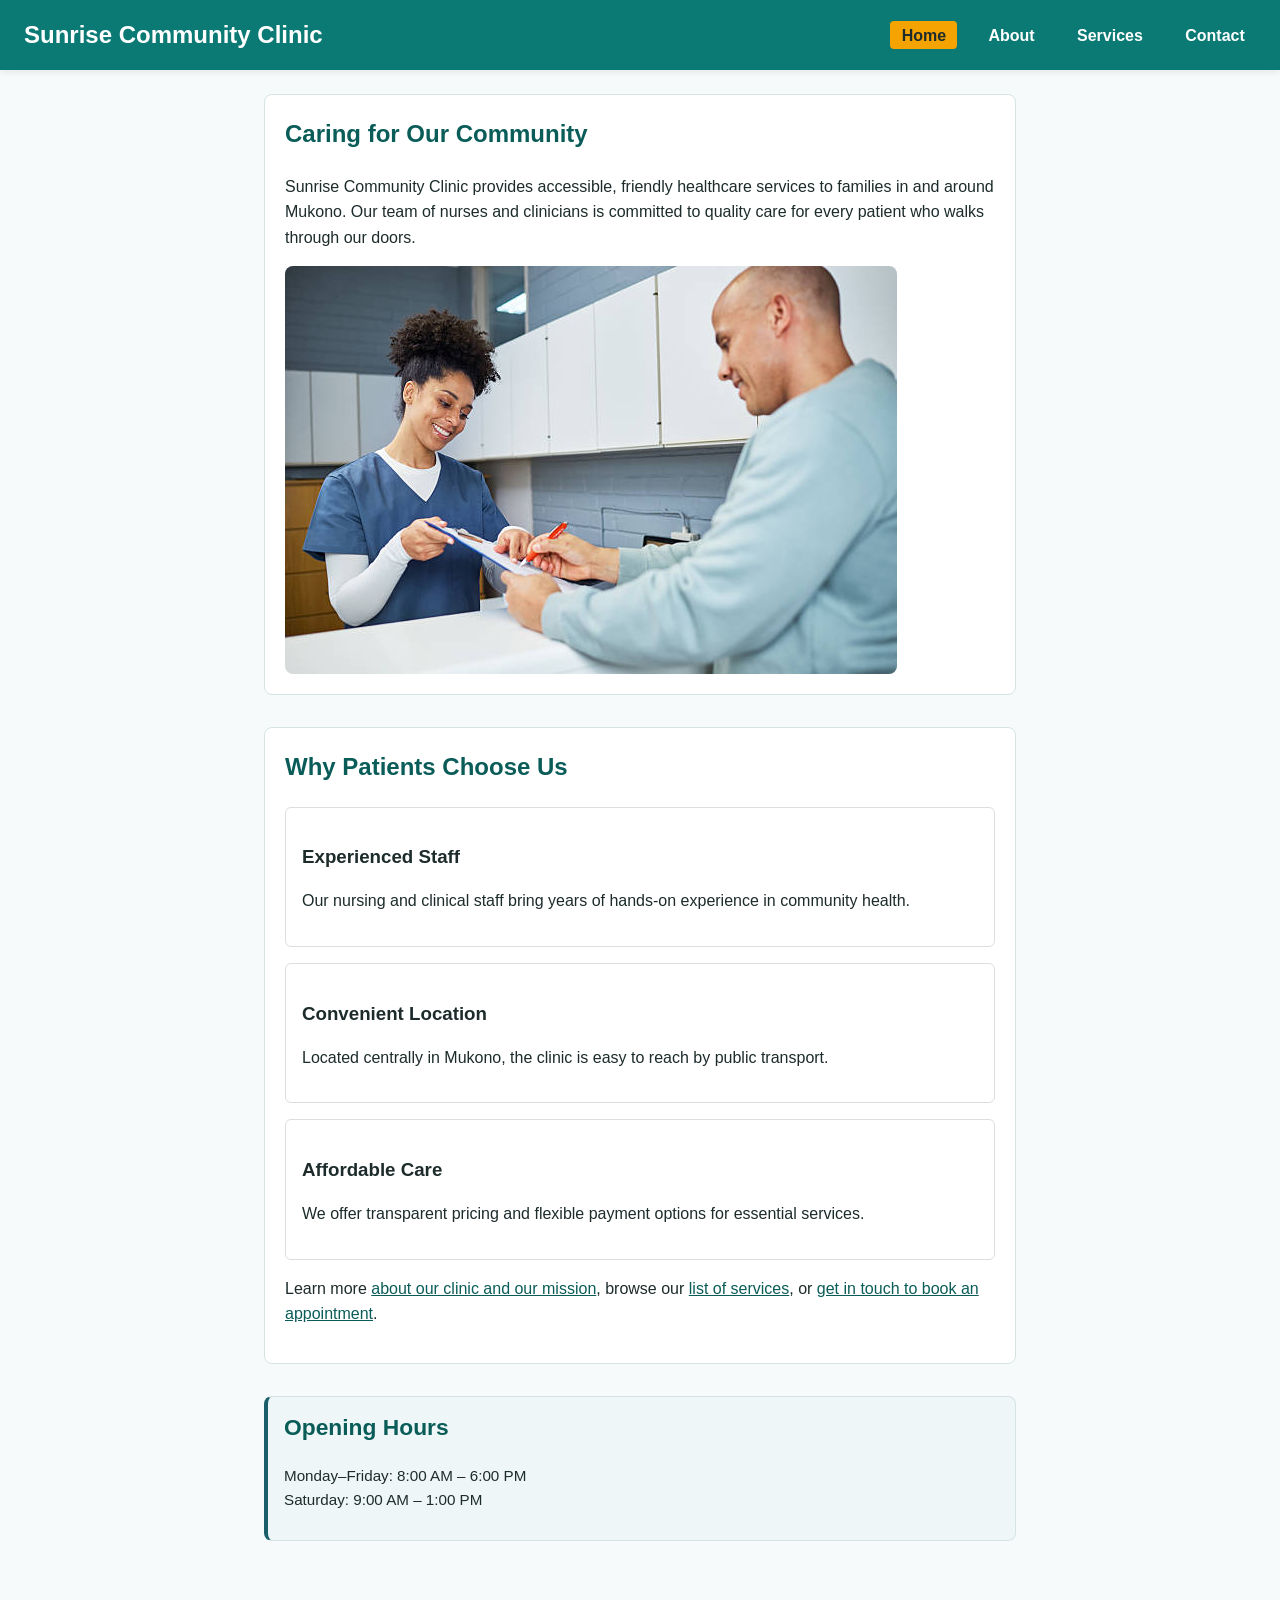
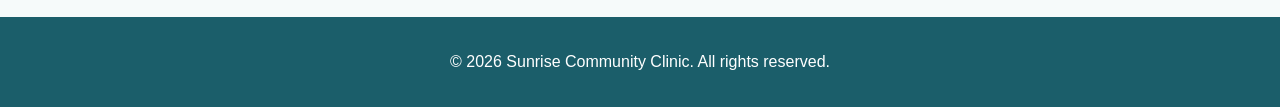
<file: index.html>
<!DOCTYPE html>
<html lang="en">
<head>
  <meta charset="UTF-8">
  <meta name="viewport" content="width=device-width, initial-scale=1.0">
  <title>Home | Sunrise Community Clinic</title>
  <link rel="stylesheet" href="style.css">
</head>
<body>

  <header>
    <h1>Sunrise Community Clinic</h1>
    <nav aria-label="Main navigation">
      <ul>
        <li><a href="index.html" aria-current="page">Home</a></li>
        <li><a href="about.html">About</a></li>
        <li><a href="services.html">Services</a></li>
        <li><a href="contact.html">Contact</a></li>
      </ul>
    </nav>
  </header>

  <main>
    <section aria-labelledby="welcome-heading">
      <h2 id="welcome-heading">Caring for Our Community</h2>
      <p>
        Sunrise Community Clinic provides accessible, friendly healthcare
        services to families in and around Mukono. Our team of nurses and
        clinicians is committed to quality care for every patient who walks
        through our doors.
      </p>
      <img src="images/Nurse.jpg"
           alt="Clinic reception area with a nurse greeting a patient at the front desk">
    </section>

    <section aria-labelledby="highlights-heading">
      <h2 id="highlights-heading">Why Patients Choose Us</h2>

      <article>
        <h3>Experienced Staff</h3>
        <p>Our nursing and clinical staff bring years of hands-on experience in community health.</p>
      </article>

      <article>
        <h3>Convenient Location</h3>
        <p>Located centrally in Mukono, the clinic is easy to reach by public transport.</p>
      </article>

      <article>
        <h3>Affordable Care</h3>
        <p>We offer transparent pricing and flexible payment options for essential services.</p>
      </article>

      <p>
        Learn more <a href="about.html">about our clinic and our mission</a>,
        browse our <a href="services.html">list of services</a>, or
        <a href="contact.html">get in touch to book an appointment</a>.
      </p>
    </section>

    <aside aria-label="Clinic hours">
      <h2>Opening Hours</h2>
      <p>Monday–Friday: 8:00 AM – 6:00 PM<br>Saturday: 9:00 AM – 1:00 PM</p>
    </aside>
  </main>

  <footer>
    <p>&copy; 2026 Sunrise Community Clinic. All rights reserved.</p>
  </footer>

</body>
</html>
</file>
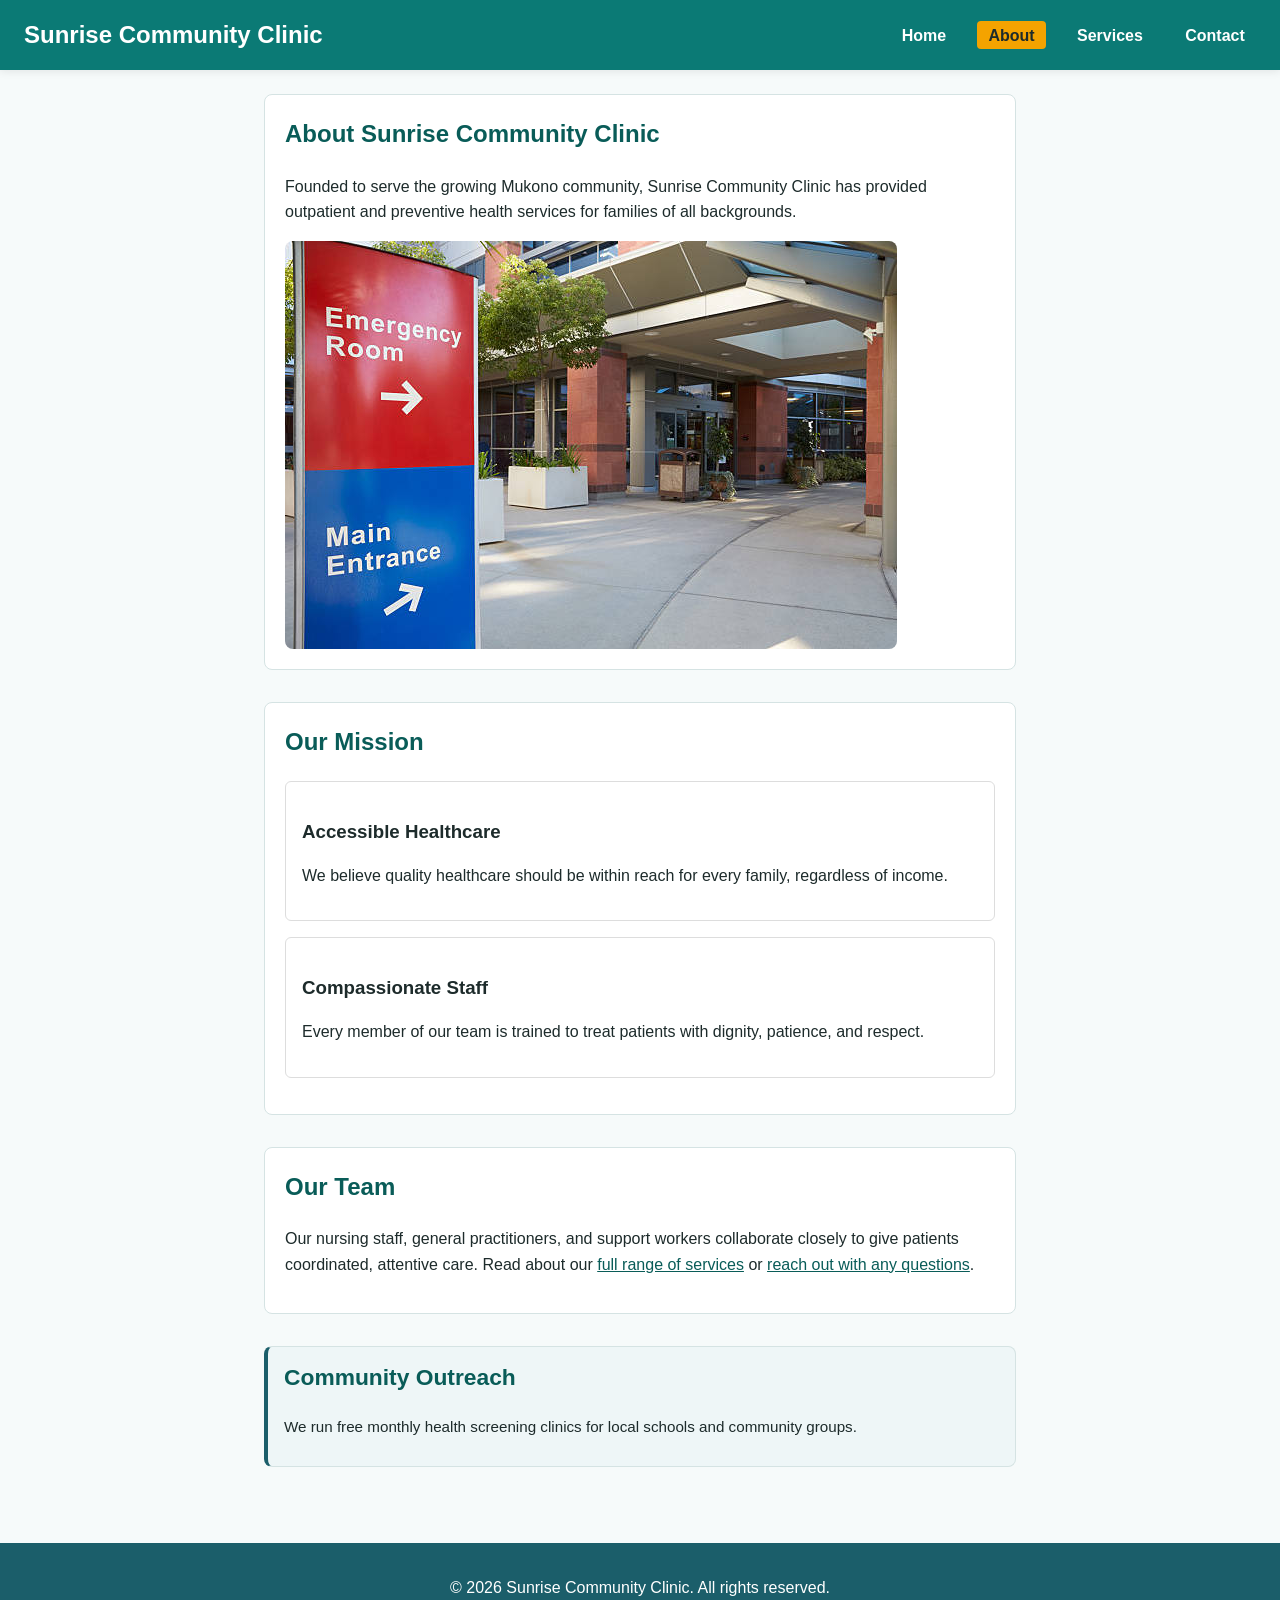
<file: about.html>
<!DOCTYPE html>
<html lang="en">
<head>
  <meta charset="UTF-8">
  <meta name="viewport" content="width=device-width, initial-scale=1.0">
  <title>About | Sunrise Community Clinic</title>
  <link rel="stylesheet" href="style.css">
</head>
<body>

  <header>
    <h1>Sunrise Community Clinic</h1>
    <nav aria-label="Main navigation">
      <ul>
        <li><a href="index.html">Home</a></li>
        <li><a href="about.html" aria-current="page">About</a></li>
        <li><a href="services.html">Services</a></li>
        <li><a href="contact.html">Contact</a></li>
      </ul>
    </nav>
  </header>

  <main>
    <section aria-labelledby="about-heading">
      <h2 id="about-heading">About Sunrise Community Clinic</h2>
      <p>
        Founded to serve the growing Mukono community, Sunrise Community
        Clinic has provided outpatient and preventive health services for
        families of all backgrounds.
      </p>
      <img src="images/Hospital.jpg"
           alt="Clinic building exterior with a welcoming entrance and signage">
    </section>

    <section aria-labelledby="mission-heading">
      <h2 id="mission-heading">Our Mission</h2>
      <article>
        <h3>Accessible Healthcare</h3>
        <p>We believe quality healthcare should be within reach for every family, regardless of income.</p>
      </article>
      <article>
        <h3>Compassionate Staff</h3>
        <p>Every member of our team is trained to treat patients with dignity, patience, and respect.</p>
      </article>
    </section>

    <section aria-labelledby="team-heading">
      <h2 id="team-heading">Our Team</h2>
      <p>
        Our nursing staff, general practitioners, and support workers
        collaborate closely to give patients coordinated, attentive care.
        Read about our <a href="services.html">full range of services</a>
        or <a href="contact.html">reach out with any questions</a>.
      </p>
    </section>

    <aside aria-label="Community involvement">
      <h2>Community Outreach</h2>
      <p>We run free monthly health screening clinics for local schools and community groups.</p>
    </aside>
  </main>

  <footer>
    <p>&copy; 2026 Sunrise Community Clinic. All rights reserved.</p>
  </footer>

</body>
</html>
</file>
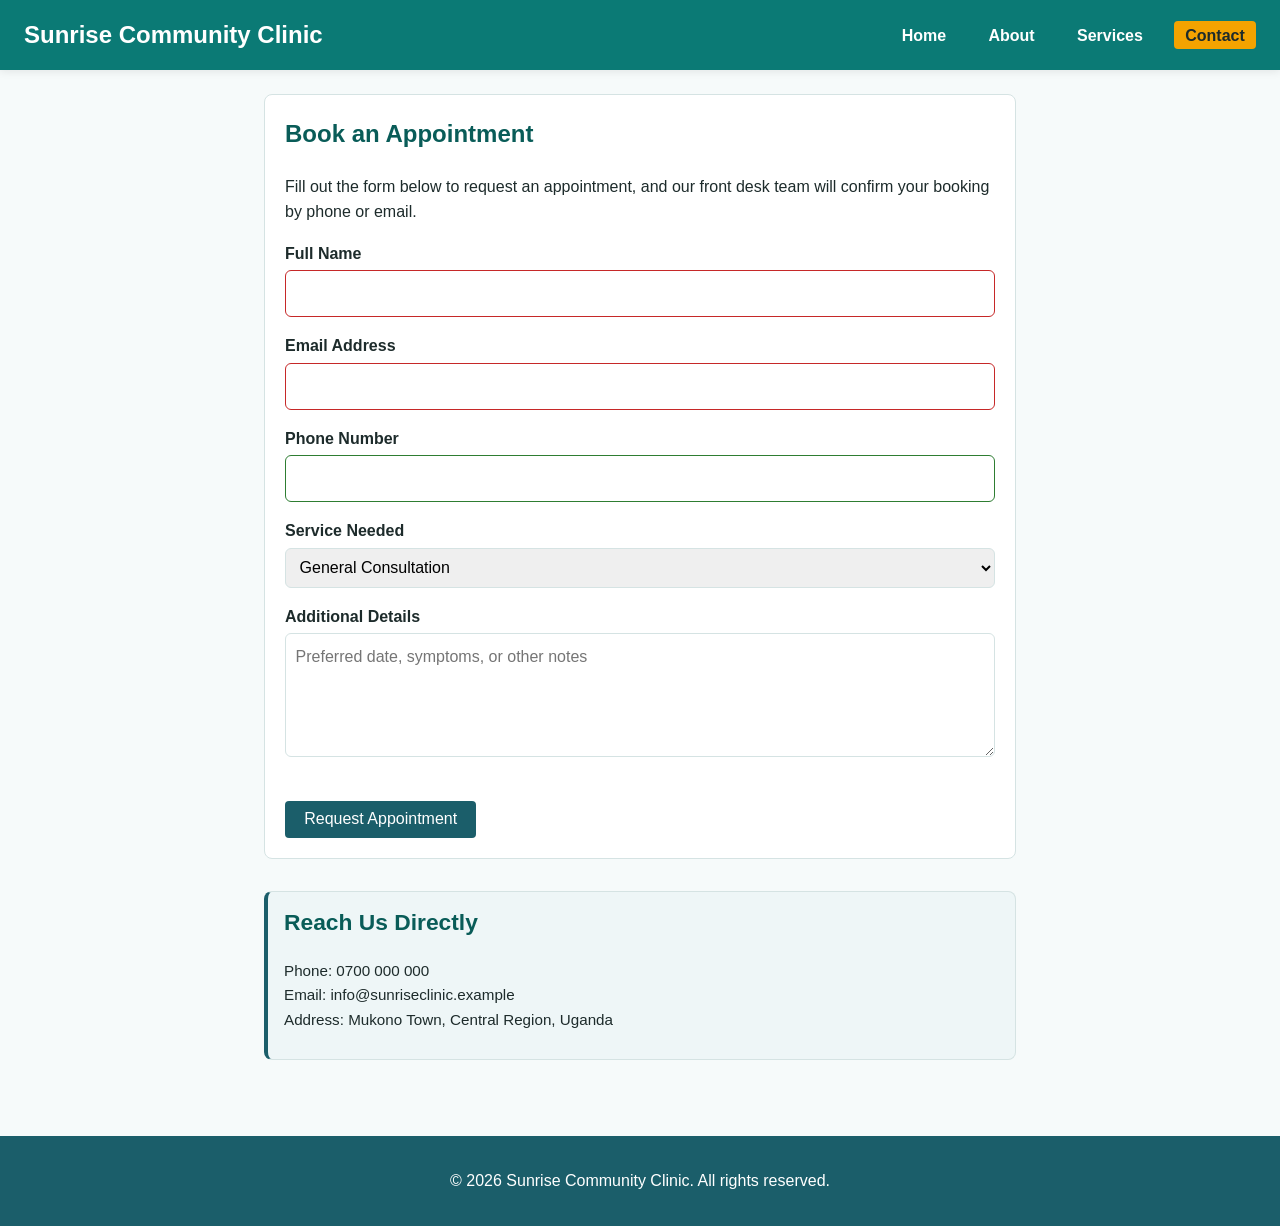
<file: contact.html>
<!DOCTYPE html>
<html lang="en">
<head>
  <meta charset="UTF-8">
  <meta name="viewport" content="width=device-width, initial-scale=1.0">
  <title>Contact | Sunrise Community Clinic</title>
  <link rel="stylesheet" href="style.css">
</head>
<body>

  <header>
    <h1>Sunrise Community Clinic</h1>
    <nav aria-label="Main navigation">
      <ul>
        <li><a href="index.html">Home</a></li>
        <li><a href="about.html">About</a></li>
        <li><a href="services.html">Services</a></li>
        <li><a href="contact.html" aria-current="page">Contact</a></li>
      </ul>
    </nav>
  </header>

  <main>
    <section aria-labelledby="contact-heading">
      <h2 id="contact-heading">Book an Appointment</h2>
      <p>
        Fill out the form below to request an appointment, and our front
        desk team will confirm your booking by phone or email.
      </p>

      <form action="#" method="post">
        <div>
          <label for="fullname">Full Name</label>
          <input type="text" id="fullname" name="fullname" required>
        </div>

        <div>
          <label for="email">Email Address</label>
          <input type="email" id="email" name="email" required>
        </div>

        <div>
          <label for="phone">Phone Number</label>
          <input type="tel" id="phone" name="phone">
        </div>

        <div>
          <label for="service">Service Needed</label>
          <select id="service" name="service">
            <option value="general">General Consultation</option>
            <option value="maternal">Maternal &amp; Child Health</option>
            <option value="nursing">Nursing Care</option>
            <option value="screening">Health Screening</option>
          </select>
        </div>

        <div>
          <label for="message">Additional Details</label>
          <textarea id="message" name="message" rows="4"
            placeholder="Preferred date, symptoms, or other notes"></textarea>
        </div>

        <button type="submit">Request Appointment</button>
      </form>
    </section>

    <aside aria-label="Other contact options">
      <h2>Reach Us Directly</h2>
      <p>
        Phone: 0700 000 000<br>
        Email: info@sunriseclinic.example<br>
        Address: Mukono Town, Central Region, Uganda
      </p>
    </aside>
  </main>

  <footer>
    <p>&copy; 2026 Sunrise Community Clinic. All rights reserved.</p>
  </footer>

</body>
</html>
</file>
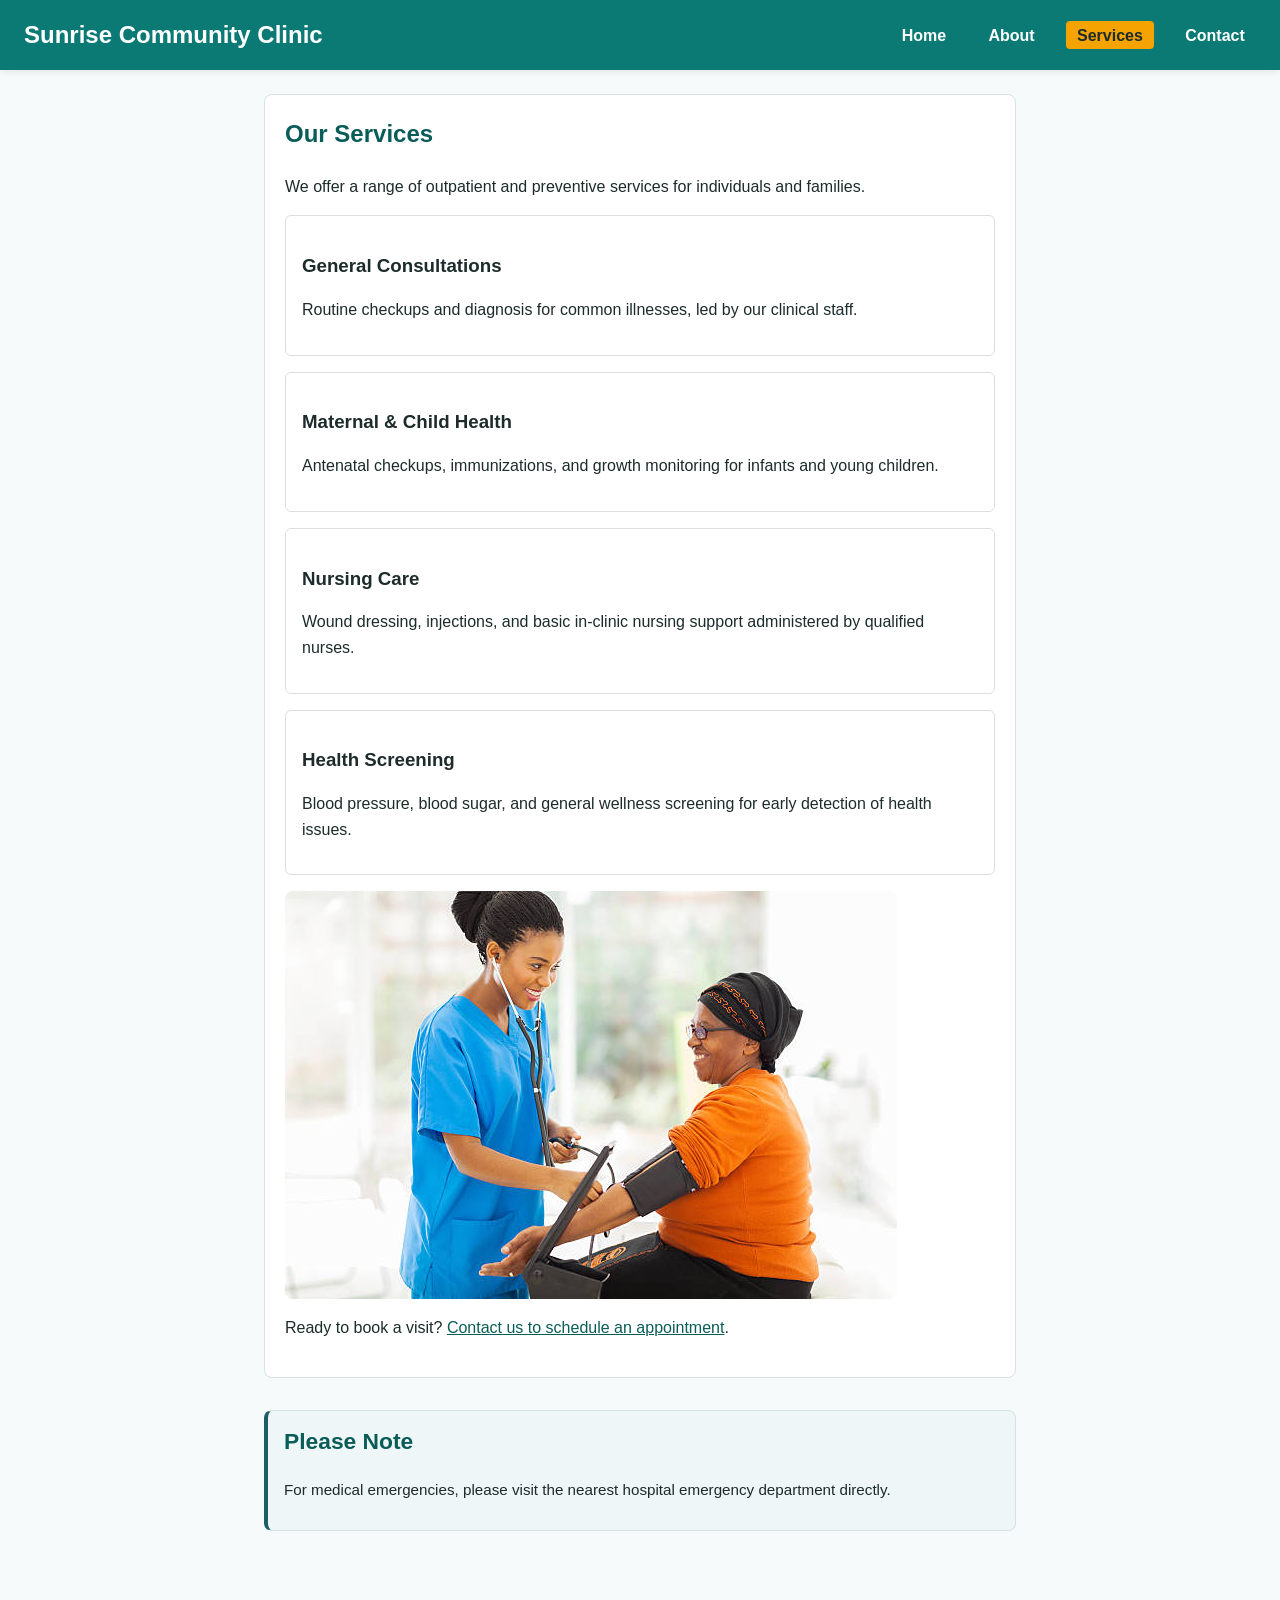
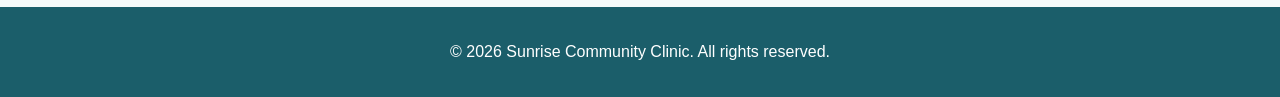
<file: services.html>
<!DOCTYPE html>
<html lang="en">
<head>
  <meta charset="UTF-8">
  <meta name="viewport" content="width=device-width, initial-scale=1.0">
  <title>Services | Sunrise Community Clinic</title>
  <link rel="stylesheet" href="style.css">
</head>
<body>

  <header>
    <h1>Sunrise Community Clinic</h1>
    <nav aria-label="Main navigation">
      <ul>
        <li><a href="index.html">Home</a></li>
        <li><a href="about.html">About</a></li>
        <li><a href="services.html" aria-current="page">Services</a></li>
        <li><a href="contact.html">Contact</a></li>
      </ul>
    </nav>
  </header>

  <main>
    <section aria-labelledby="services-heading">
      <h2 id="services-heading">Our Services</h2>
      <p>We offer a range of outpatient and preventive services for individuals and families.</p>

      <article>
        <h3>General Consultations</h3>
        <p>Routine checkups and diagnosis for common illnesses, led by our clinical staff.</p>
      </article>

      <article>
        <h3>Maternal &amp; Child Health</h3>
        <p>Antenatal checkups, immunizations, and growth monitoring for infants and young children.</p>
      </article>

      <article>
        <h3>Nursing Care</h3>
        <p>Wound dressing, injections, and basic in-clinic nursing support administered by qualified nurses.</p>
      </article>

      <article>
        <h3>Health Screening</h3>
        <p>Blood pressure, blood sugar, and general wellness screening for early detection of health issues.</p>
      </article>

      <img src="images/Paitent.jpg"
           alt="Nurse taking a patient's blood pressure during a routine checkup">

      <p>
        Ready to book a visit? <a href="contact.html">Contact us to schedule an appointment</a>.
      </p>
    </section>

    <aside aria-label="Emergency note">
      <h2>Please Note</h2>
      <p>For medical emergencies, please visit the nearest hospital emergency department directly.</p>
    </aside>
  </main>

  <footer>
    <p>&copy; 2026 Sunrise Community Clinic. All rights reserved.</p>
  </footer>

</body>
</html>
</file>
<file: style.css>
/* Basic site styling */
* {
  box-sizing: border-box;
}

body {
  margin: 0;
  font-family: Arial, Helvetica, sans-serif;
  line-height: 1.6;
  color: #222;
  background-color: #f7f9fa;
}

header {
  background-color: #1b5e6a;
  color: #ffffff;
  padding: 1rem 1.5rem;
}

header h1 {
  margin: 0 0 0.5rem 0;
  font-size: 1.5rem;
}


:root{
  --primary:#0b7a75;
  --primary-dark:#095c58;
  --accent:#f4a300;
  --bg:#f6fafa;
  --text:#1d2b2b;
  --card:#ffffff;
  --border:#d5e3e3;
}
*{box-sizing:border-box}
body{margin:0;font-family:"Segoe UI",Arial,sans-serif;line-height:1.6;color:var(--text);background:var(--bg)}
header{background:var(--primary);color:#fff;padding:1rem 1.5rem;display:flex;flex-wrap:wrap;align-items:center;justify-content:space-between;gap:.75rem}
header h1{margin:0;font-size:1.5rem}
nav ul{list-style:none;margin:0;padding:0;display:flex;gap:1rem;flex-wrap:wrap}
nav a{color:#fff;text-decoration:none;padding:.35rem .7rem;border-radius:4px}
nav a:hover,nav a:focus{background:var(--primary-dark)}
nav a[aria-current="page"]{background:var(--accent);color:#1d2b2b;font-weight:600}
main{max-width:960px;margin:1.5rem auto;padding:0 1rem}
section,aside{background:var(--card);border:1px solid var(--border);border-radius:8px;padding:1.25rem;margin-bottom:1.25rem}
h2{color:var(--primary-dark);margin-top:0}
h3{margin-bottom:.25rem}
article{border-left:4px solid var(--accent);padding-left:1rem;margin:1rem 0}
img{max-width:100%;height:auto;border-radius:8px;display:block;margin-top:1rem}
a{color:var(--primary-dark)}
a:focus-visible,button:focus-visible,input:focus-visible,select:focus-visible,textarea:focus-visible{outline:3px solid var(--accent);outline-offset:2px}
ul{padding-left:1.25rem}
table{width:100%;border-collapse:collapse;margin-top:.5rem}
caption{text-align:left;font-weight:600;padding-bottom:.5rem}
th,td{border:1px solid var(--border);padding:.6rem;text-align:left}
thead th{background:var(--primary);color:#fff}
tbody th{background:#eef6f6}
.hero{background:linear-gradient(rgba(11,122,117,.85),rgba(11,122,117,.85)),var(--primary);color:#fff;text-align:center;padding:2.5rem 1rem}
.hero h2{color:#fff;font-size:2rem}
.btn{display:inline-block;background:var(--accent);color:#1d2b2b;padding:.7rem 1.4rem;border-radius:6px;text-decoration:none;font-weight:700;border:none;cursor:pointer;font-size:1rem}
.btn:hover{background:#d98f00}
.grid{display:grid;grid-template-columns:repeat(auto-fit,minmax(220px,1fr));gap:1rem}
.card{border:1px solid var(--border);border-radius:8px;padding:1rem;background:#fff}
.card h3{margin-top:0;color:var(--primary-dark)}
form label{display:block;margin-top:1rem;font-weight:600}
form input,form select,form textarea{width:100%;padding:.6rem;border:1px solid var(--border);border-radius:6px;font:inherit}
form button{margin-top:1.25rem}
footer{background:var(--primary-dark);color:#fff;text-align:center;padding:1rem;margin-top:2rem}
@media (max-width:600px){
  header{flex-direction:column;align-items:flex-start}
  nav ul{flex-direction:column;gap:.25rem}
}

nav ul {
  list-style: none;
  display: flex;
  gap: 1.25rem;
  margin: 0;
  padding: 0;
  flex-wrap: wrap;
}

nav a {
  color: #ffffff;
  text-decoration: none;
  font-weight: bold;
}

nav a:hover,
nav a:focus {
  text-decoration: underline;
}

main {
  max-width: 800px;
  margin: 0 auto;
  padding: 1.5rem;
}

section {
  margin-bottom: 2rem;
}

article {
  background-color: #ffffff;
  border: 1px solid #ddd;
  border-radius: 6px;
  padding: 1rem;
  margin-bottom: 1rem;
}

aside {
  background-color: #eef6f7;
  border-left: 4px solid #1b5e6a;
  padding: 0.75rem 1rem;
  margin-top: 1.5rem;
  font-size: 0.95rem;
}

footer {
  background-color: #1b5e6a;
  color: #ffffff;
  text-align: center;
  padding: 1rem;
  margin-top: 2rem;
}

form div {
  margin-bottom: 1rem;
}

label {
  display: block;
  font-weight: bold;
  margin-bottom: 0.25rem;
}

input,
textarea,
select {
  width: 100%;
  padding: 0.5rem;
  border: 1px solid #ccc;
  border-radius: 4px;
  font-family: inherit;
  font-size: 1rem;
}

button {
  background-color: #1b5e6a;
  color: #ffffff;
  border: none;
  padding: 0.6rem 1.2rem;
  border-radius: 4px;
  font-size: 1rem;
  cursor: pointer;
}

button:hover,
button:focus {
  background-color: #14454e;
}

:focus {
  outline: 3px solid #ffb703;
  outline-offset: 2px;
}



/* ===== Additional styles (paste at the END of your stylesheet) ===== */

/* Extra variables */
:root{
  --success:#2e7d32;
  --warning:#b26a00;
  --danger:#c62828;
  --info:#1565c0;
  --shadow:0 2px 8px rgba(0,0,0,.08);
  --radius:8px;
}

html{scroll-behavior:smooth}

/* Accessibility: skip link */
.skip-link{position:absolute;left:-999px;top:0;background:var(--accent);color:#1d2b2b;padding:.6rem 1rem;z-index:100}
.skip-link:focus{left:0}

/* Sticky header */
header{position:sticky;top:0;z-index:50;box-shadow:var(--shadow)}

/* Breadcrumbs */
.breadcrumb{list-style:none;display:flex;flex-wrap:wrap;gap:.4rem;padding:0;margin:0 0 1rem;font-size:.9rem}
.breadcrumb li+li::before{content:"/";margin-right:.4rem;color:#7a8c8c}

/* Cards: hover effect */
.card{box-shadow:var(--shadow);transition:transform .2s ease, box-shadow .2s ease}
.card:hover{transform:translateY(-3px);box-shadow:0 6px 16px rgba(0,0,0,.12)}

/* Buttons */
.btn-outline{background:transparent;color:var(--primary-dark);border:2px solid var(--primary)}
.btn-outline:hover{background:var(--primary);color:#fff}
.btn-secondary{background:var(--primary);color:#fff}
.btn-secondary:hover{background:var(--primary-dark)}
.btn-danger{background:var(--danger);color:#fff}
.btn:disabled,button:disabled{opacity:.5;cursor:not-allowed}

/* Badges */
.badge{display:inline-block;padding:.15rem .6rem;border-radius:999px;font-size:.8rem;font-weight:600;background:var(--accent);color:#1d2b2b}
.badge-success{background:var(--success);color:#fff}
.badge-danger{background:var(--danger);color:#fff}

/* Alerts */
.alert{padding:.9rem 1.1rem;border-radius:var(--radius);border-left:5px solid;margin:1rem 0}
.alert-success{background:#e8f5e9;border-color:var(--success)}
.alert-warning{background:#fff4e0;border-color:var(--warning)}
.alert-danger{background:#fdecea;border-color:var(--danger)}
.alert-info{background:#e3f2fd;border-color:var(--info)}

/* Typography extras */
blockquote{margin:1rem 0;padding:.75rem 1.25rem;border-left:4px solid var(--primary);background:#eef6f6;font-style:italic}
figure{margin:1rem 0}
figcaption{font-size:.9rem;color:#5a6b6b;margin-top:.4rem}
hr{border:0;border-top:1px solid var(--border);margin:1.5rem 0}
code{background:#eef6f6;padding:.1rem .35rem;border-radius:4px;font-size:.95em}
mark{background:var(--accent);padding:0 .2rem}

/* Tables: striped rows + scroll wrapper on small screens */
tbody tr:nth-child(even){background:#f3f9f9}
tbody tr:hover{background:#e3f1f1}
.table-wrap{overflow-x:auto}

/* Accordion (<details>) */
details{border:1px solid var(--border);border-radius:var(--radius);padding:.75rem 1rem;margin:.75rem 0;background:#fff}
summary{cursor:pointer;font-weight:600;color:var(--primary-dark)}
details[open] summary{margin-bottom:.5rem}

/* Forms: validation and helper text */
.form-hint{font-size:.85rem;color:#5a6b6b;margin-top:.25rem}
form input:invalid:not(:placeholder-shown),
form textarea:invalid:not(:placeholder-shown){border-color:var(--danger)}
form input:valid:not(:placeholder-shown){border-color:var(--success)}
form input[type="checkbox"],form input[type="radio"]{width:auto;margin-right:.4rem}
fieldset{border:1px solid var(--border);border-radius:var(--radius);padding:1rem;margin:1rem 0}
legend{font-weight:700;padding:0 .5rem;color:var(--primary-dark)}

/* Hero extras */
.hero p{max-width:600px;margin:.5rem auto 1.25rem;font-size:1.1rem}

/* Two-column layout (content + sidebar) */
.layout{display:grid;grid-template-columns:2fr 1fr;gap:1.25rem}
@media (max-width:700px){.layout{grid-template-columns:1fr}}

/* Pagination */
.pagination{display:flex;gap:.4rem;list-style:none;padding:0;justify-content:center;flex-wrap:wrap}
.pagination a{display:block;padding:.4rem .8rem;border:1px solid var(--border);border-radius:4px;text-decoration:none}
.pagination a[aria-current="page"]{background:var(--primary);color:#fff;border-color:var(--primary)}

/* Footer columns */
.footer-grid{display:grid;grid-template-columns:repeat(auto-fit,minmax(180px,1fr));gap:1rem;text-align:left;max-width:960px;margin:0 auto 1rem}
footer a{color:#fff}

/* Utilities */
.text-center{text-align:center}
.mt-1{margin-top:1rem}
.mb-1{margin-bottom:1rem}
.visually-hidden{position:absolute;width:1px;height:1px;overflow:hidden;clip:rect(0 0 0 0);white-space:nowrap}

/* Dark mode */
@media (prefers-color-scheme:dark){
  :root{--bg:#10191a;--text:#e6f0f0;--card:#182526;--border:#2a3d3e}
  .card,details{background:var(--card)}
  aside{background:#1b2c2d}
  blockquote,tbody th{background:#1b2c2d}
  tbody tr:nth-child(even){background:#162223}
  tbody tr:hover{background:#1f3234}
  a{color:#7fd6d0}
}

/* Reduced motion */
@media (prefers-reduced-motion:reduce){
  *{transition:none!important;animation:none!important;scroll-behavior:auto!important}
}

/* Print */
@media print{
  header,nav,footer,.btn{display:none}
  body{background:#fff;color:#000}
  a::after{content:" (" attr(href) ")";font-size:.8em}
}
</file>
